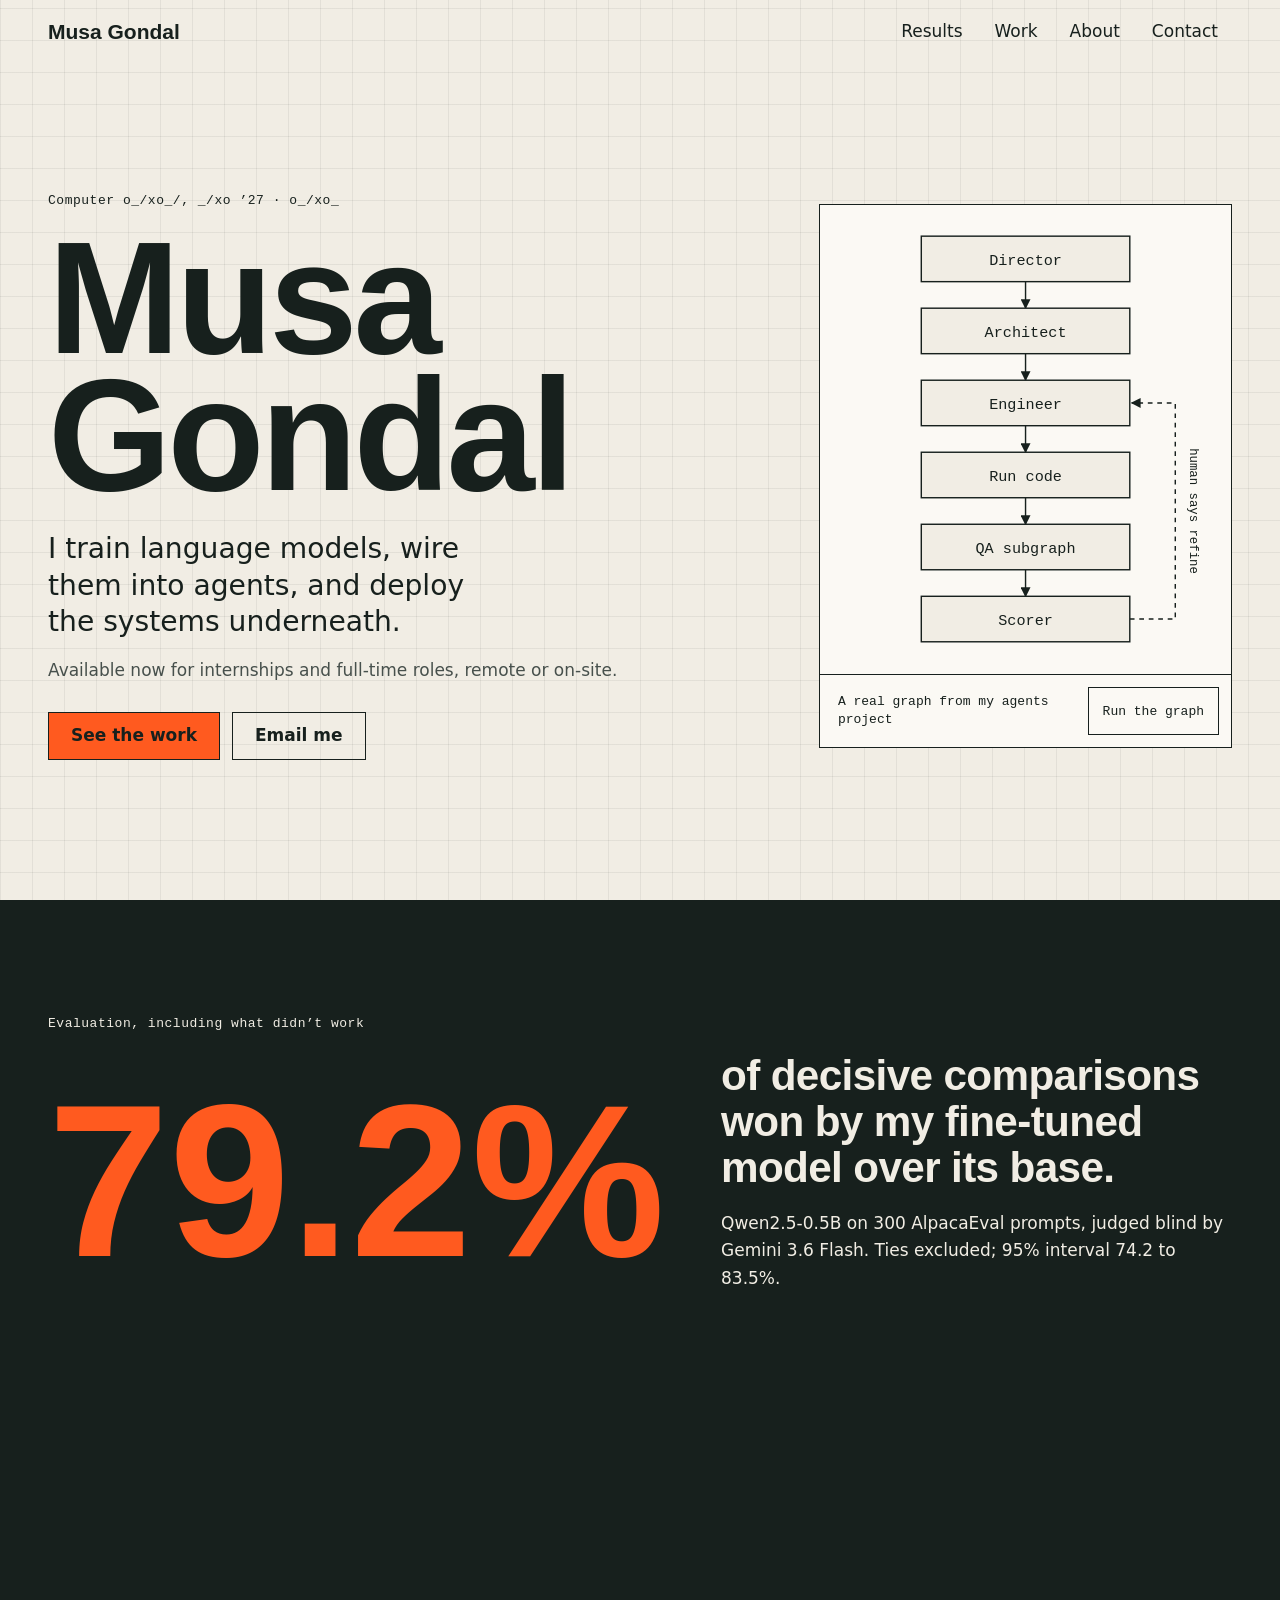
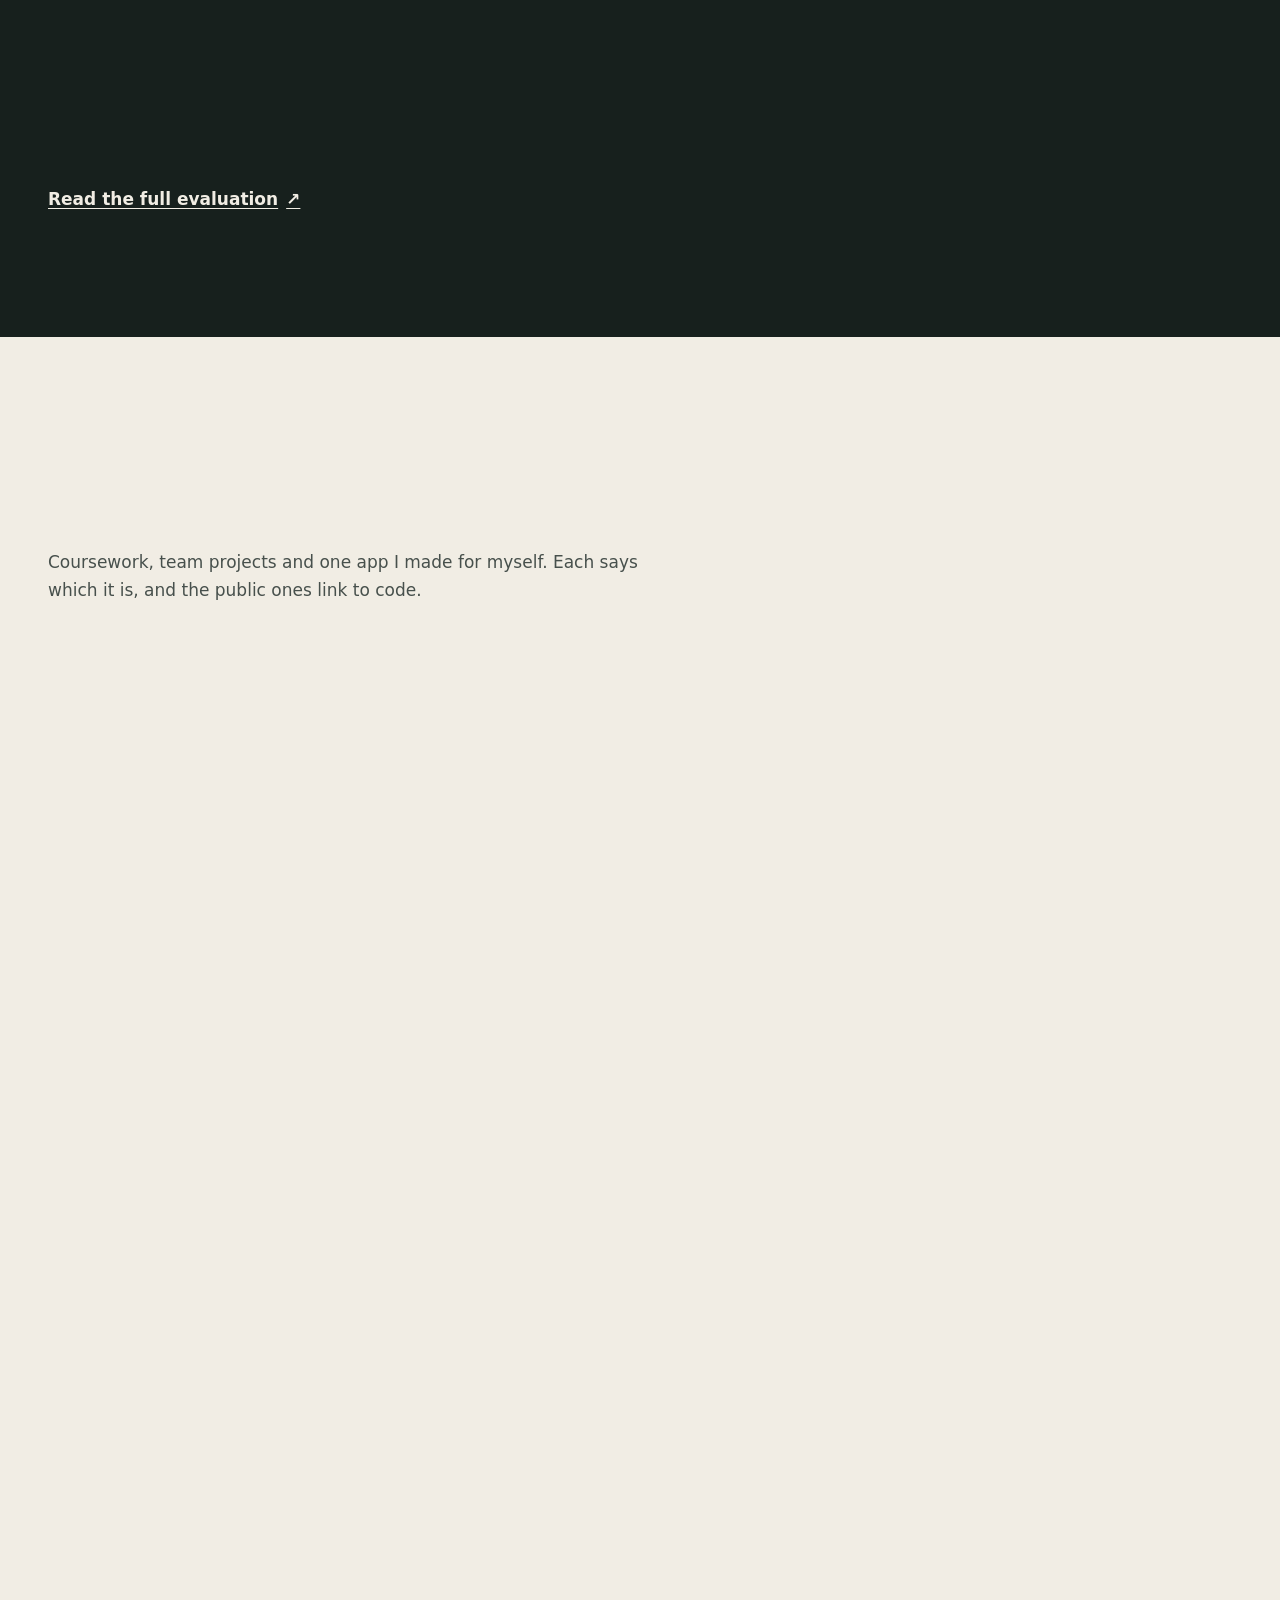
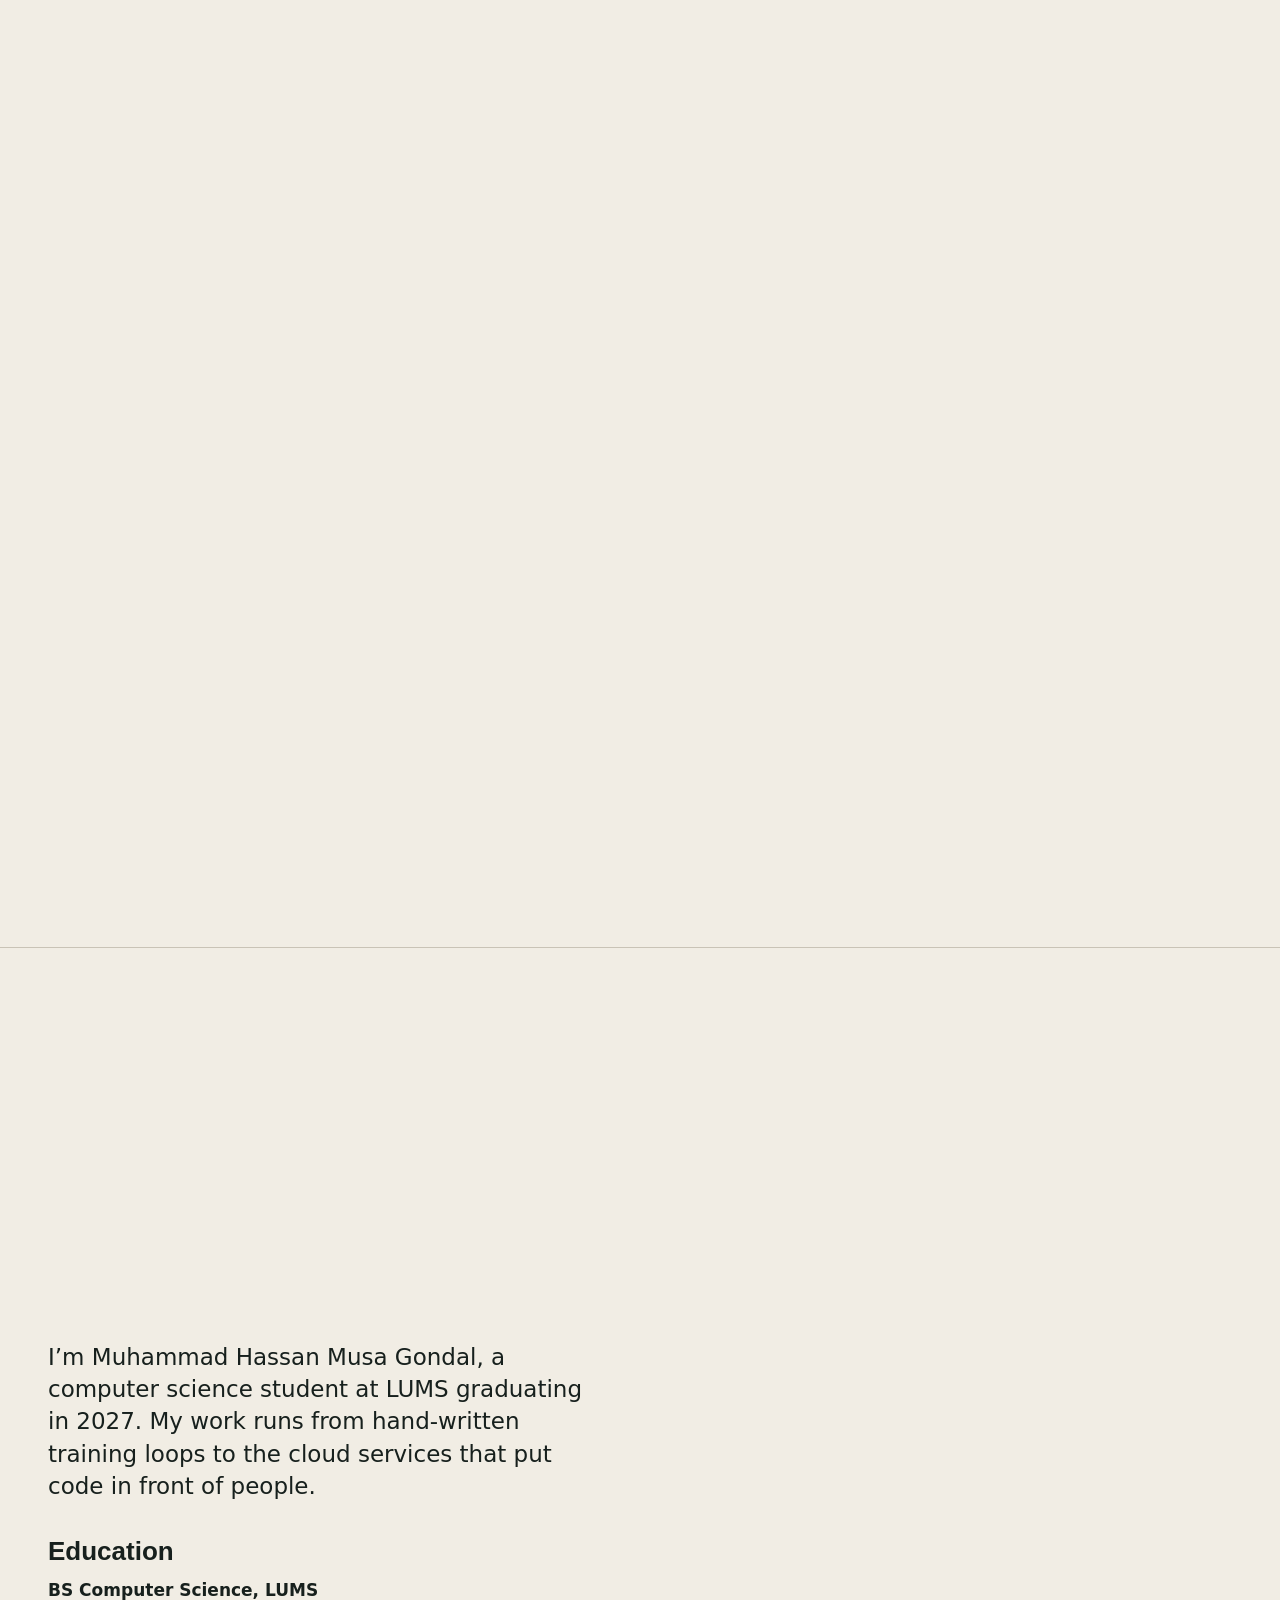
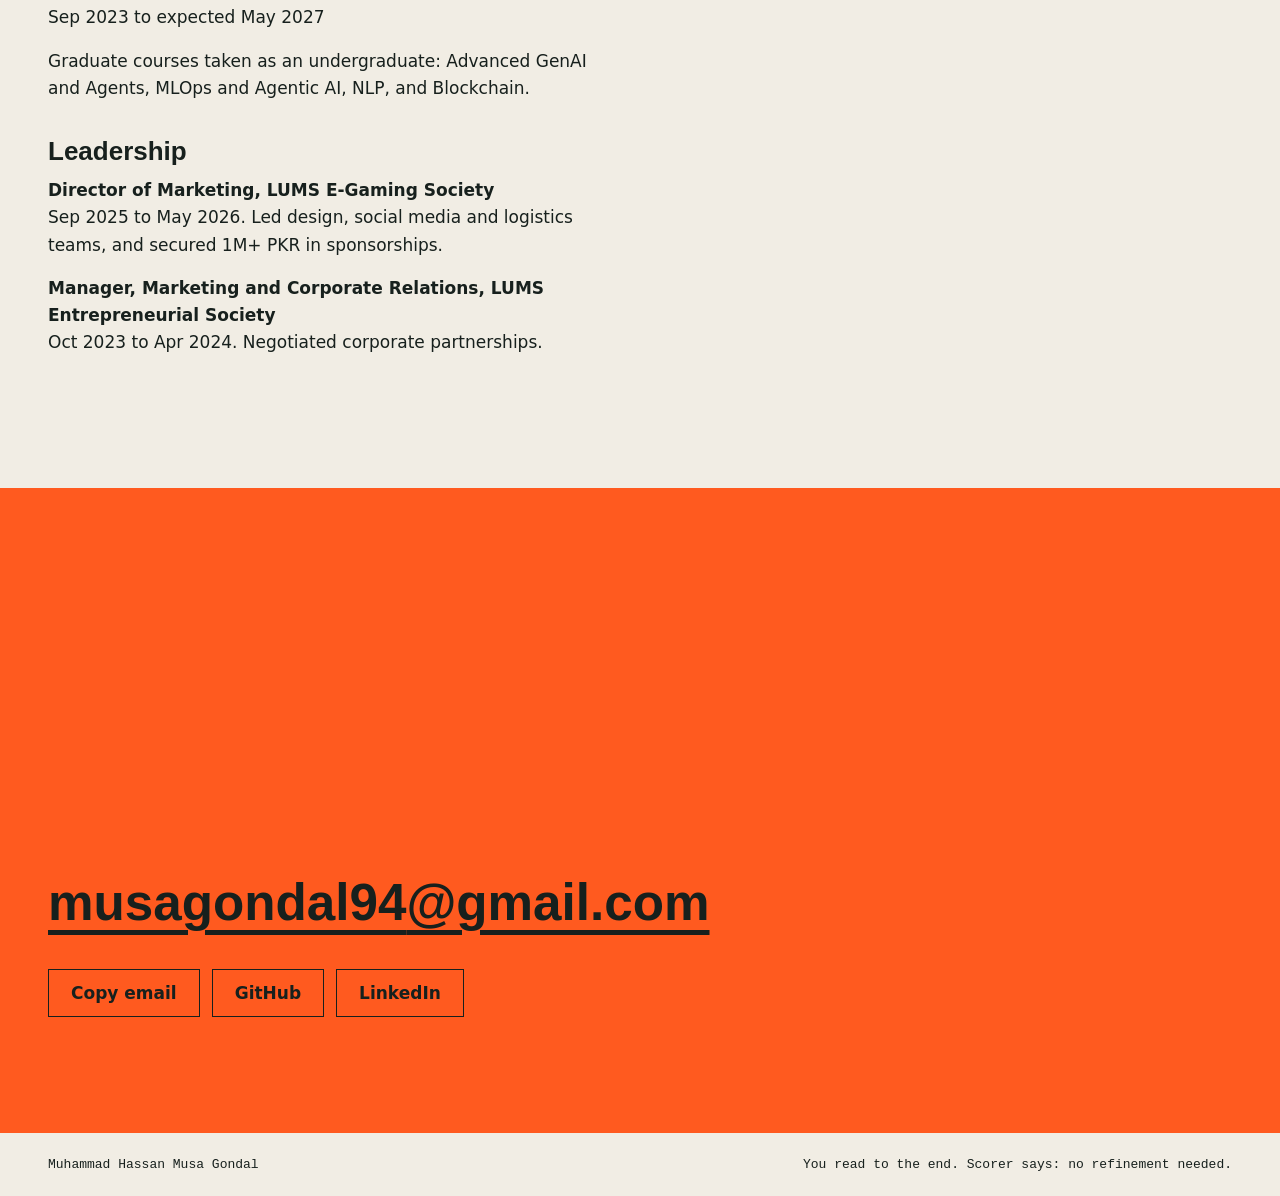
<file: index.html>
<!doctype html>
<html lang="en">
<head>
<meta charset="utf-8">
<meta http-equiv="Content-Security-Policy" content="default-src 'self'; script-src 'self'; style-src 'self' https://fonts.googleapis.com; font-src https://fonts.gstatic.com; img-src 'self' data:; object-src 'none'; base-uri 'none'; form-action 'none'">
<meta name="referrer" content="no-referrer">
<meta name="viewport" content="width=device-width, initial-scale=1">
<title>Musa Gondal | AI and software engineer</title>
<meta name="description" content="Portfolio of Muhammad Hassan Musa Gondal, CS at LUMS '27: LLM post-training, multi-agent systems, cloud and full-stack projects.">
<meta property="og:title" content="Musa Gondal | AI and software engineer">
<meta property="og:description" content="LLM post-training, agent systems, and the infrastructure under them.">
<link rel="canonical" href="https://musa-gondal.github.io/">
<meta property="og:url" content="https://musa-gondal.github.io/">
<meta property="og:type" content="website">
<link rel="icon" href="favicon.svg" type="image/svg+xml">
<link rel="preconnect" href="https://fonts.googleapis.com">
<link rel="preconnect" href="https://fonts.gstatic.com" crossorigin>
<link rel="stylesheet" href="https://fonts.googleapis.com/css2?family=Bricolage+Grotesque:opsz,wght@12..96,700;12..96,800&amp;family=IBM+Plex+Mono:wght@400;500&amp;family=Instrument+Sans:wght@400;600&amp;display=swap">
<link rel="stylesheet" href="styles.css">
<script src="app.js" defer></script>
</head>
<body>
<a class="skip" href="#main">Skip to content</a>
<header class="nav">
  <a class="brand" href="#top">Musa Gondal</a>
  <button class="menu" type="button" aria-expanded="false" aria-controls="links">Menu</button>
  <nav id="links" aria-label="Main">
    <a href="#results">Results</a><a href="#work">Work</a><a href="#about">About</a><a href="#contact">Contact</a>
  </nav>
</header>

<main id="main">
  <section class="hero" id="top">
    <div class="paper" aria-hidden="true"></div>
    <div class="wrap hero-grid">
      <div>
        <p class="label" data-scramble>Computer Science, LUMS ’27 · Lahore</p>
        <h1><span><span>Musa</span></span> <span><span>Gondal</span></span></h1>
        <p class="lead">I train language models, wire them into agents, and deploy the systems underneath.</p>
        <p class="availability">Available now for internships and full-time roles, remote or on-site.</p>
        <div class="actions">
          <a class="btn primary" href="#work" data-magnet>See the work</a>
          <a class="btn" href="mailto:musagondal94@gmail.com">Email me</a>
        </div>
      </div>
      <figure class="graph">
        <svg viewBox="0 0 400 462" role="img" aria-label="My agent pipeline: director, architect, engineer, run code, QA subgraph and scorer, looping back to the engineer">
          <defs><marker id="arrow" viewBox="0 0 10 10" refX="9" refY="5" markerWidth="7" markerHeight="7" orient="auto"><path class="head" d="M0 0L10 5L0 10z"/></marker></defs>
          <g class="edges">
            <path d="M200 64v28" marker-end="url(#arrow)"/><path d="M200 140v28" marker-end="url(#arrow)"/><path d="M200 216v28" marker-end="url(#arrow)"/><path d="M200 292v28" marker-end="url(#arrow)"/><path d="M200 368v28" marker-end="url(#arrow)"/>
            <path class="loop" d="M310 420H358V192H312" marker-end="url(#arrow)"/>
          </g>
          <g class="node"><rect x="90" y="16" width="220" height="48"/><text x="200" y="46">Director</text></g>
          <g class="node"><rect x="90" y="92" width="220" height="48"/><text x="200" y="122">Architect</text></g>
          <g class="node"><rect x="90" y="168" width="220" height="48"/><text x="200" y="198">Engineer</text></g>
          <g class="node"><rect x="90" y="244" width="220" height="48"/><text x="200" y="274">Run code</text></g>
          <g class="node"><rect x="90" y="320" width="220" height="48"/><text x="200" y="350">QA subgraph</text></g>
          <g class="node"><rect x="90" y="396" width="220" height="48"/><text x="200" y="426">Scorer</text></g>
          <text class="loop-text" transform="translate(374 306) rotate(90)">human says refine</text>
        </svg>
        <figcaption><span id="run-status" aria-live="polite">A real graph from my agents project</span><button class="btn" id="run" type="button">Run the graph</button></figcaption>
      </figure>
    </div>
  </section>

  <section class="results" id="results">
    <div class="wrap">
      <p class="label" data-scramble>Evaluation, including what didn’t work</p>
      <div class="results-top">
        <p class="big"><span data-count="79.2">79.2</span>%</p>
        <div>
          <h2>of decisive comparisons won by my fine-tuned model over its base.</h2>
          <p>Qwen2.5-0.5B on 300 AlpacaEval prompts, judged blind by Gemini 3.6 Flash. Ties excluded; 95% interval 74.2 to 83.5%.</p>
        </div>
      </div>
      <div class="result reveal">
        <div class="result-head"><h3>SFT vs. base</h3><p class="label">AlpacaEval-300</p></div>
        <svg class="bar" viewBox="0 0 300 10" preserveAspectRatio="none" aria-hidden="true"><rect class="w" width="229" height="10"/><rect class="t" x="229" width="11" height="10"/><rect class="l" x="240" width="60" height="10"/></svg>
        <p class="counts"><span>229 wins</span><span>11 ties</span><span>60 losses</span></p>
        <p class="note">A clear improvement.</p>
      </div>
      <div class="result reveal">
        <div class="result-head"><h3>DPO vs. SFT</h3><p class="label">HH-RLHF-300</p></div>
        <svg class="bar" viewBox="0 0 300 10" preserveAspectRatio="none" aria-hidden="true"><rect class="w" width="127" height="10"/><rect class="t" x="127" width="73" height="10"/><rect class="l" x="200" width="100" height="10"/></svg>
        <p class="counts"><span>127 wins</span><span>73 ties</span><span>100 losses</span></p>
        <p class="note">Leans better, but not significant (p = 0.08).</p>
      </div>
      <div class="result reveal">
        <div class="result-head"><h3>DPO vs. SFT</h3><p class="label">UltraFeedback, on AlpacaEval-300</p></div>
        <svg class="bar" viewBox="0 0 300 10" preserveAspectRatio="none" aria-hidden="true"><rect class="w" width="121" height="10"/><rect class="t" x="121" width="65" height="10"/><rect class="l" x="186" width="114" height="10"/></svg>
        <p class="counts"><span>121 wins</span><span>65 ties</span><span>114 losses</span></p>
        <p class="note">No measurable difference (p = 0.70). I report that too.</p>
      </div>
      <a class="source" href="https://github.com/Musa-Gondal/Advgenai-pa2/blob/HEAD/outputs/eval/full/SUMMARY.md" target="_blank" rel="noopener">Read the full evaluation <span aria-hidden="true">↗</span></a>
    </div>
  </section>

  <section class="work" id="work">
    <div class="wrap">
      <h2 class="reveal">Eight things I’ve built.</h2>
      <p class="intro">Coursework, team projects and one app I made for myself. Each says which it is, and the public ones link to code.</p>
      <div class="bento">
        <article class="card c7 ink reveal">
          <p class="label">Multi-agent systems · Coursework · Spring 2026</p>
          <h3>Agents that write, run and score code</h3>
          <p>A LangGraph state graph takes a plain-English game request through architect, engineer, QA and scorer agents. The QA subgraph checks syntax, logic and performance separately, and a human decides whether to loop again.</p>
          <ul class="tags"><li>LangGraph</li><li>LangChain</li><li>Databricks</li><li>Llama 3.3</li></ul>
          <a class="source" href="https://github.com/Musa-Gondal/multi-agent-dino-runner" target="_blank" rel="noopener">View source<span class="sr"> for the agent system</span> <span aria-hidden="true">↗</span></a>
        </article>

        <article class="card c5 accent reveal">
          <p class="label">LLM post-training · Coursework · Fall 2026</p>
          <h3>SFT and DPO, from scratch</h3>
          <p>Hand-written training loops for Qwen2.5-0.5B, without Trainer, plus a LoRA-DPO track with TRL. It runs on Modal GPUs, with a CPU test that covers the pipeline end to end.</p>
          <ul class="tags"><li>PyTorch</li><li>Hugging Face</li><li>PEFT</li><li>Modal</li></ul>
          <a class="source" href="https://github.com/Musa-Gondal/Advgenai-pa2" target="_blank" rel="noopener">View source<span class="sr"> for SFT and DPO</span> <span aria-hidden="true">↗</span></a>
        </article>

        <article class="card c12 sky reveal">
          <ol class="flow" aria-label="TaskFlow architecture"><li>App Service</li><li>Durable Function</li><li>AKS validator</li><li>ACI report job</li><li>Blob PDF</li></ol>
          <p class="label">Cloud · Coursework, built on a starter repo · Spring 2026</p>
          <h3>TaskFlow on Azure</h3>
          <p>I implemented the Durable Functions orchestration and deployed the pipeline: a validator on AKS, and report jobs that each get a fresh ACI container, deleted afterwards. The web app deploys through GitHub Actions.</p>
          <ul class="tags"><li>Azure</li><li>Durable Functions</li><li>AKS</li><li>ACI</li><li>ACR</li><li>GitHub Actions</li></ul>
          <a class="source" href="https://github.com/Musa-Gondal/CS487-PA4" target="_blank" rel="noopener">View source<span class="sr"> for TaskFlow</span> <span aria-hidden="true">↗</span></a>
        </article>

        <article class="card c4 reveal">
          <p class="label">Full stack · Coursework · Spring 2026</p>
          <h3>Ludo Online</h3>
          <p>Four-player games over WebSockets. The server owns the dice and validates every move, and an automatic player takes over when someone disconnects.</p>
          <ul class="tags"><li>React</li><li>TypeScript</li><li>Socket.IO</li><li>MongoDB</li></ul>
          <a class="source" href="https://github.com/Musa-Gondal/Ludo-online" target="_blank" rel="noopener">View source<span class="sr"> for Ludo Online</span> <span aria-hidden="true">↗</span></a>
        </article>

        <article class="card c4 lime reveal">
          <p class="label">Android · Personal project · 2026</p>
          <h3>FitLog</h3>
          <p>An offline fitness tracker with a coach you can audit: trend weight, adaptive calories, progressive overload and plateau detection, each traceable to a formula.</p>
          <ul class="tags"><li>Kotlin</li><li>Jetpack Compose</li><li>Room</li></ul>
          <a class="source" href="https://github.com/Musa-Gondal/FitLog" target="_blank" rel="noopener">View source<span class="sr"> for FitLog</span> <span aria-hidden="true">↗</span></a>
        </article>

        <article class="card c4 reveal">
          <p class="label">Databases · Team of 4 · Fall 2025</p>
          <h3>AKPay</h3>
          <p>A campus-wallet course project with transfers and QR vendor payments. One service contract has two data layers, LINQ and stored procedures, switchable at runtime.</p>
          <ul class="tags"><li>C#</li><li>.NET</li><li>SQL Server</li><li>Kubernetes</li></ul>
          <a class="source" href="https://github.com/Musa-Gondal/AKPay" target="_blank" rel="noopener">View source<span class="sr"> for AKPay</span> <span aria-hidden="true">↗</span></a>
        </article>

        <article class="card c7 reveal">
          <p class="label">Mobile · Team of 5 · Spring 2026</p>
          <h3>BetterCaps</h3>
          <p>A university mental-health app with counselor matching, booking and waitlists, a one-tap crisis button, and a discreet mode that masks counseling terms in public.</p>
          <ul class="tags"><li>Android</li><li>Java</li><li>Firebase</li><li>Figma</li></ul>
        </article>

        <article class="card c5 reveal">
          <p class="label">Data science · Team project · Spring 2025</p>
          <h3>HR attrition prediction</h3>
          <p class="delta"><span>2.6%</span><span aria-hidden="true">→</span><span class="sr">to</span><strong>41%</strong></p>
          <p>Minority-class recall on IBM’s imbalanced HR dataset, raised by class weighting in logistic regression.</p>
          <ul class="tags"><li>Python</li><li>scikit-learn</li></ul>
        </article>
      </div>
    </div>
  </section>

  <section class="about" id="about">
    <div class="wrap">
      <h2 class="reveal">From the loss function to the load balancer.</h2>
      <div class="about-grid">
        <div>
          <p class="statement">I’m Muhammad Hassan Musa Gondal, a computer science student at LUMS graduating in 2027. My work runs from hand-written training loops to the cloud services that put code in front of people.</p>
          <h3>Education</h3>
          <p><strong>BS Computer Science, LUMS</strong><br>Sep 2023 to expected May 2027</p>
          <p>Graduate courses taken as an undergraduate: Advanced GenAI and Agents, MLOps and Agentic AI, NLP, and Blockchain.</p>
          <h3>Leadership</h3>
          <p><strong>Director of Marketing, LUMS E-Gaming Society</strong><br>Sep 2025 to May 2026. Led design, social media and logistics teams, and secured 1M+ PKR in sponsorships.</p>
          <p><strong>Manager, Marketing and Corporate Relations, LUMS Entrepreneurial Society</strong><br>Oct 2023 to Apr 2024. Negotiated corporate partnerships.</p>
        </div>
        <dl class="skills">
          <div class="skill reveal"><dt>AI and ML</dt><dd>PyTorch, Hugging Face Transformers, TRL, PEFT and LoRA, SFT, DPO, LangGraph, LangChain, Databricks, scikit-learn</dd></div>
          <div class="skill reveal"><dt>Cloud and DevOps</dt><dd>Microsoft Azure, Kubernetes, Docker, GitHub Actions, Azure DevOps, Modal, Linux, Bash</dd></div>
          <div class="skill reveal"><dt>Web, mobile and data</dt><dd>React, Node.js, Express, Socket.IO, REST APIs, Android, Jetpack Compose, Firebase, MongoDB, SQL Server, MySQL, EF Core, Figma</dd></div>
          <div class="skill reveal"><dt>Languages</dt><dd>Python, C++, Java, Kotlin, TypeScript, JavaScript, C#, SQL, HTML, CSS</dd></div>
        </dl>
      </div>
    </div>
  </section>

  <section class="contact" id="contact">
    <div class="wrap">
      <h2 class="reveal">Have a system that needs building?</h2>
      <a class="email" href="mailto:musagondal94@gmail.com">musagondal94<wbr>@gmail.com</a>
      <div class="actions">
        <button class="btn" id="copy" type="button">Copy email</button>
        <a class="btn" href="https://github.com/Musa-Gondal" target="_blank" rel="noopener">GitHub</a>
        <a class="btn" href="https://www.linkedin.com/in/musa-gondal" target="_blank" rel="noopener">LinkedIn</a>
      </div>
      <p class="sr" id="copy-status" aria-live="polite"></p>
    </div>
  </section>
</main>

<footer class="wrap"><p>Muhammad Hassan Musa Gondal</p><p>You read to the end. Scorer says: no refinement needed.</p></footer>
</body>
</html>
</file>
<file: styles.css>
:root{
  --bg:#f1ede4;--surface:#fbf9f4;--surface-alt:#17201d;--surface-hover:#ffffff;
  --border:#c9c3b6;--border-hover:#17201d;
  --text:#17201d;--text-secondary:#47504c;--text-tertiary:#58605c;--inverse:#f1ede4;
  --accent:#ff5a1f;--accent-hover:#e94a12;--accent-ink:#9e3108;
  --lime:#d5ee7a;--sky:#b9d7ea;--tie:#8d9691;
  --bg-rgb:241,237,228;--accent-rgb:255,90,31;--ink-rgb:23,32,29;
  --success:#28704a;--error:#a92d20;--warning:#8a5a00;
  --display:'Bricolage Grotesque',Arial,sans-serif;
  --body:'Instrument Sans',system-ui,sans-serif;
  --mono:'IBM Plex Mono',Consolas,monospace;
  --gutter:clamp(20px,4vw,48px);--ease:cubic-bezier(.16,1,.3,1);
}
*,*::before,*::after{box-sizing:border-box}
html{scroll-behavior:smooth;scroll-padding-top:64px}
body{margin:0;background:var(--bg);color:var(--text);font:400 17px/1.6 var(--body)}
h1,h2,h3{font-family:var(--display);font-weight:800;margin:0;text-wrap:balance}
h2{font-size:clamp(40px,6.2vw,80px);line-height:.98;letter-spacing:-.015em}
h3{font-size:26px;font-weight:700;line-height:1.05}
p{margin:0 0 16px}
a{color:inherit;text-underline-offset:.2em}
a:hover{text-decoration-thickness:2px}
a:focus-visible,button:focus-visible{outline:3px solid var(--accent-ink);outline-offset:3px}
button{font:inherit;color:inherit}
.wrap{width:100%;max-width:1280px;margin:auto;padding-inline:var(--gutter)}
.label{font:500 13px/1.4 var(--mono);letter-spacing:.04em}
.sr{position:absolute;width:1px;height:1px;overflow:hidden;clip-path:inset(50%);white-space:nowrap}
.skip{position:fixed;left:12px;top:-80px;z-index:20;background:var(--text);color:var(--inverse);padding:12px 16px}
.skip:focus{top:10px}

.nav{position:fixed;inset:0 0 auto;z-index:10;height:64px;padding:0 var(--gutter);display:flex;align-items:center;justify-content:space-between;border-bottom:1px solid transparent;transition:background-color .2s}
.nav.scrolled{background:var(--bg);border-color:var(--border)}
.nav a{display:inline-flex;align-items:center;min-height:44px;text-decoration:none}
.nav nav{display:flex;gap:4px}
.nav nav a{padding:0 14px}
.nav nav a:hover{background:var(--text);color:var(--inverse)}
.brand{font:800 21px var(--display)}
.menu{display:none;min-height:44px;padding:0 14px;border:1.5px solid var(--text);background:var(--bg)}

.btn{display:inline-flex;align-items:center;justify-content:center;min-height:48px;padding:0 22px;border:1.5px solid var(--text);background:transparent;color:inherit;font-weight:600;text-decoration:none;cursor:pointer;transition:background-color .2s,color .2s,transform .2s var(--ease)}
.btn:hover{background:var(--text);color:var(--inverse)}
.btn:active{transform:translateY(1px)}
.btn:disabled{opacity:.55;cursor:progress}
.btn.primary{background:var(--accent)}
.btn.primary:hover{background:var(--text);color:var(--inverse)}
.actions{display:flex;flex-wrap:wrap;gap:12px;margin-top:28px}

.hero{position:relative;overflow:hidden;padding:108px 0 56px;min-height:min(900px,100svh);display:grid;grid-template-columns:minmax(0,1fr);align-items:center}
.paper{position:absolute;inset:-120px 0 0;pointer-events:none;background-image:linear-gradient(rgba(var(--ink-rgb),.065) 1px,transparent 1px),linear-gradient(90deg,rgba(var(--ink-rgb),.065) 1px,transparent 1px);background-size:32px 32px}
.hero-grid{position:relative;display:grid;grid-template-columns:minmax(0,7fr) minmax(0,4fr);gap:48px;align-items:center}
h1{font-size:clamp(64px,12.4vw,176px);line-height:.86;letter-spacing:-.025em;margin:20px 0 28px}
h1>span{display:block;overflow:hidden;padding-bottom:.08em;margin-bottom:-.08em}
h1>span>span{display:block}
.js h1>span>span{animation:rise 1s var(--ease) both}
.js h1>span+span>span{animation-delay:.12s}
@keyframes rise{from{transform:translateY(110%)}}
.lead{font-size:clamp(21px,2.2vw,29px);line-height:1.3;max-width:26ch;text-wrap:balance}
.availability{color:var(--text-secondary)}
.graph{margin:0;border:1.5px solid var(--text);background:var(--surface)}
.graph svg{display:block;width:100%;max-height:min(520px,58svh);padding:16px}
.graph figcaption{display:flex;align-items:center;justify-content:space-between;gap:12px;padding:12px 12px 12px 18px;border-top:1.5px solid var(--text);font:400 13px/1.4 var(--mono)}
.graph figcaption .btn{flex-shrink:0;padding:0 14px;font:500 13px var(--mono)}
.edges path{fill:none;stroke:var(--text);stroke-width:1.5}
.edges .loop{stroke-dasharray:5 5}
.head{fill:var(--text)}
.node rect{fill:var(--bg);stroke:var(--text);stroke-width:1.5;transition:fill .25s}
.node.on rect{fill:var(--accent)}
.node.done rect{fill:var(--lime)}
.node text,.loop-text{fill:var(--text);font:500 16px var(--mono);text-anchor:middle}
.loop-text{font-size:13px}

.results{background:var(--surface-alt);color:var(--inverse);padding:clamp(72px,9vw,128px) 0}
.results a:focus-visible{outline-color:var(--accent)}
.results-top{display:grid;grid-template-columns:auto minmax(0,1fr);gap:24px 56px;align-items:center;margin:20px 0 56px}
.big{margin:0;font:800 clamp(80px,17vw,232px)/.9 var(--display);color:var(--accent);font-variant-numeric:tabular-nums}
.results h2{font-size:clamp(28px,3.3vw,46px);line-height:1.08;margin-bottom:20px}
.result{display:grid;grid-template-columns:minmax(0,3fr) minmax(0,6fr);gap:4px 32px;padding:24px 0;border-top:1px solid var(--text-secondary)}
.result-head{grid-row:span 3}
.result-head p{margin:8px 0 0}
.bar{display:block;width:100%;height:30px}
.bar .w{fill:var(--accent)}
.bar .t{fill:var(--tie)}
.bar .l{fill:var(--inverse)}
.js .bar{transform:scaleX(0);transform-origin:left;transition:transform 1.1s var(--ease) .15s}
.js .result.in .bar{transform:none}
.counts{display:flex;flex-wrap:wrap;gap:4px 20px;margin:4px 0 0;font:400 13px var(--mono)}
.counts span::before{content:'';display:inline-block;width:10px;height:10px;margin-right:7px;background:var(--accent)}
.counts span:nth-child(2)::before{background:var(--tie)}
.counts span:nth-child(3)::before{background:var(--inverse)}
.note{margin:0}

.work,.about{padding:clamp(72px,9vw,128px) 0}
.intro{max-width:56ch;margin:20px 0 44px;color:var(--text-secondary)}
.bento{display:grid;grid-template-columns:repeat(12,minmax(0,1fr));gap:20px}
.card{position:relative;isolation:isolate;display:flex;flex-direction:column;align-items:flex-start;min-width:0;padding:clamp(24px,3vw,40px);border:1.5px solid var(--text);background:var(--surface)}
.card::before{content:'';position:absolute;inset:0;z-index:-1;opacity:0;pointer-events:none;transition:opacity .2s;background:radial-gradient(260px at var(--mx,50%) var(--my,50%),rgba(var(--accent-rgb),.14),transparent)}
.card:hover::before{opacity:1}
.card:hover,.card:focus-within{box-shadow:6px 6px 0 var(--text)}
.card h3{margin:4px 0 16px}
.card>p:not(.label){max-width:62ch}
.c4{grid-column:span 4}
.c5{grid-column:span 5}
.c7{grid-column:span 7}
.c12{grid-column:span 12}
.c7 h3,.c5 h3,.c12 h3{font-size:clamp(28px,3.1vw,40px)}
.ink{background:var(--surface-alt);color:var(--inverse)}
.ink a:focus-visible{outline-color:var(--accent)}
.accent{background:var(--accent)}
.sky{background:var(--sky)}
.lime{background:var(--lime)}
.tags{list-style:none;display:flex;flex-wrap:wrap;gap:6px;padding:0;margin:auto 0 0}
.tags li{border:1px solid currentColor;padding:2px 8px;font:400 13px var(--mono)}
.source{display:inline-flex;align-items:center;gap:8px;min-height:44px;margin-top:14px;font-weight:600}
.flow{align-self:stretch;list-style:none;display:flex;gap:28px;padding:0;margin:0 0 28px}
.flow li{position:relative;flex:1;min-height:56px;display:grid;place-items:center;text-align:center;padding:6px;border:1.5px solid var(--text);font:500 13px var(--mono)}
.flow li+li::before{content:'→';position:absolute;left:-22px;top:50%;translate:0 -50%;font-size:16px}
.delta{display:flex;align-items:baseline;gap:16px;font:800 clamp(34px,4vw,52px)/1 var(--display)}
.delta strong{color:var(--accent-ink);font-size:1.6em}

.about{border-top:1px solid var(--border)}
.about h2{max-width:16ch}
.about-grid{display:grid;grid-template-columns:repeat(2,minmax(0,1fr));gap:32px 72px;margin-top:44px}
.statement{font-size:23px;line-height:1.4}
.about h3{margin:36px 0 12px}
.about p{max-width:62ch}
.skills{margin:0}
.skill{padding:20px 0;border-top:1.5px solid var(--text)}
.skill dt{font:700 26px/1.2 var(--display);margin-bottom:8px}
.skill dd{margin:0;color:var(--text-secondary)}

.contact{background:var(--accent);padding:clamp(72px,9vw,120px) 0}
.contact h2{max-width:14ch}
.contact a:focus-visible,.contact button:focus-visible{outline-color:var(--text)}
.email{display:inline-block;padding-block:8px;margin-top:28px;max-width:100%;font:700 clamp(27px,4vw,52px)/1.2 var(--display)}
footer{display:flex;justify-content:space-between;flex-wrap:wrap;gap:4px 24px;padding-block:24px;font:400 13px var(--mono)}
footer p{margin:0}
.missing{padding-top:20vh}

.js .reveal{opacity:0;transform:translateY(24px);transition:opacity .7s var(--ease),transform .7s var(--ease),box-shadow .2s}
.js .reveal.in{opacity:1;transform:none}

@media(max-width:1000px){
  .hero-grid,.about-grid,.results-top{grid-template-columns:minmax(0,1fr)}
  .graph{width:100%;max-width:520px}
  .bento{grid-template-columns:repeat(2,minmax(0,1fr))}
  .c4,.c5,.c7{grid-column:span 1}
  .c12{grid-column:span 2}
  /* five narrow cards would leave a hole in two columns */
  .bento .card:last-child{grid-column:span 2}
  .flow{flex-direction:column}
  .flow li+li::before{content:'↓';left:50%;top:-14px;translate:-50% -50%}
}
@media(max-width:600px){
  .js .menu{display:block}
  .js .nav nav{display:none;position:absolute;top:63px;left:0;right:0;flex-direction:column;background:var(--bg);border-bottom:1.5px solid var(--text);padding:8px var(--gutter)}
  .js .nav nav.open{display:flex}
  html:not(.js) .nav{position:absolute;height:auto;flex-wrap:wrap}
  html:not(.js) .nav nav{flex-wrap:wrap}
  html:not(.js) .hero{padding-top:150px}
  .hero{padding-top:92px}
  .bento{grid-template-columns:minmax(0,1fr)}
  .c4,.c5,.c7,.c12,.bento .card:last-child{grid-column:auto}
  .result{grid-template-columns:minmax(0,1fr)}
  .result-head{grid-row:auto;margin-bottom:12px}
}
@media(prefers-reduced-motion:reduce){
  *,*::before,*::after{animation:none!important;transition:none!important;scroll-behavior:auto!important}
  .js .reveal,.js .bar{opacity:1;transform:none}
}
</file>
